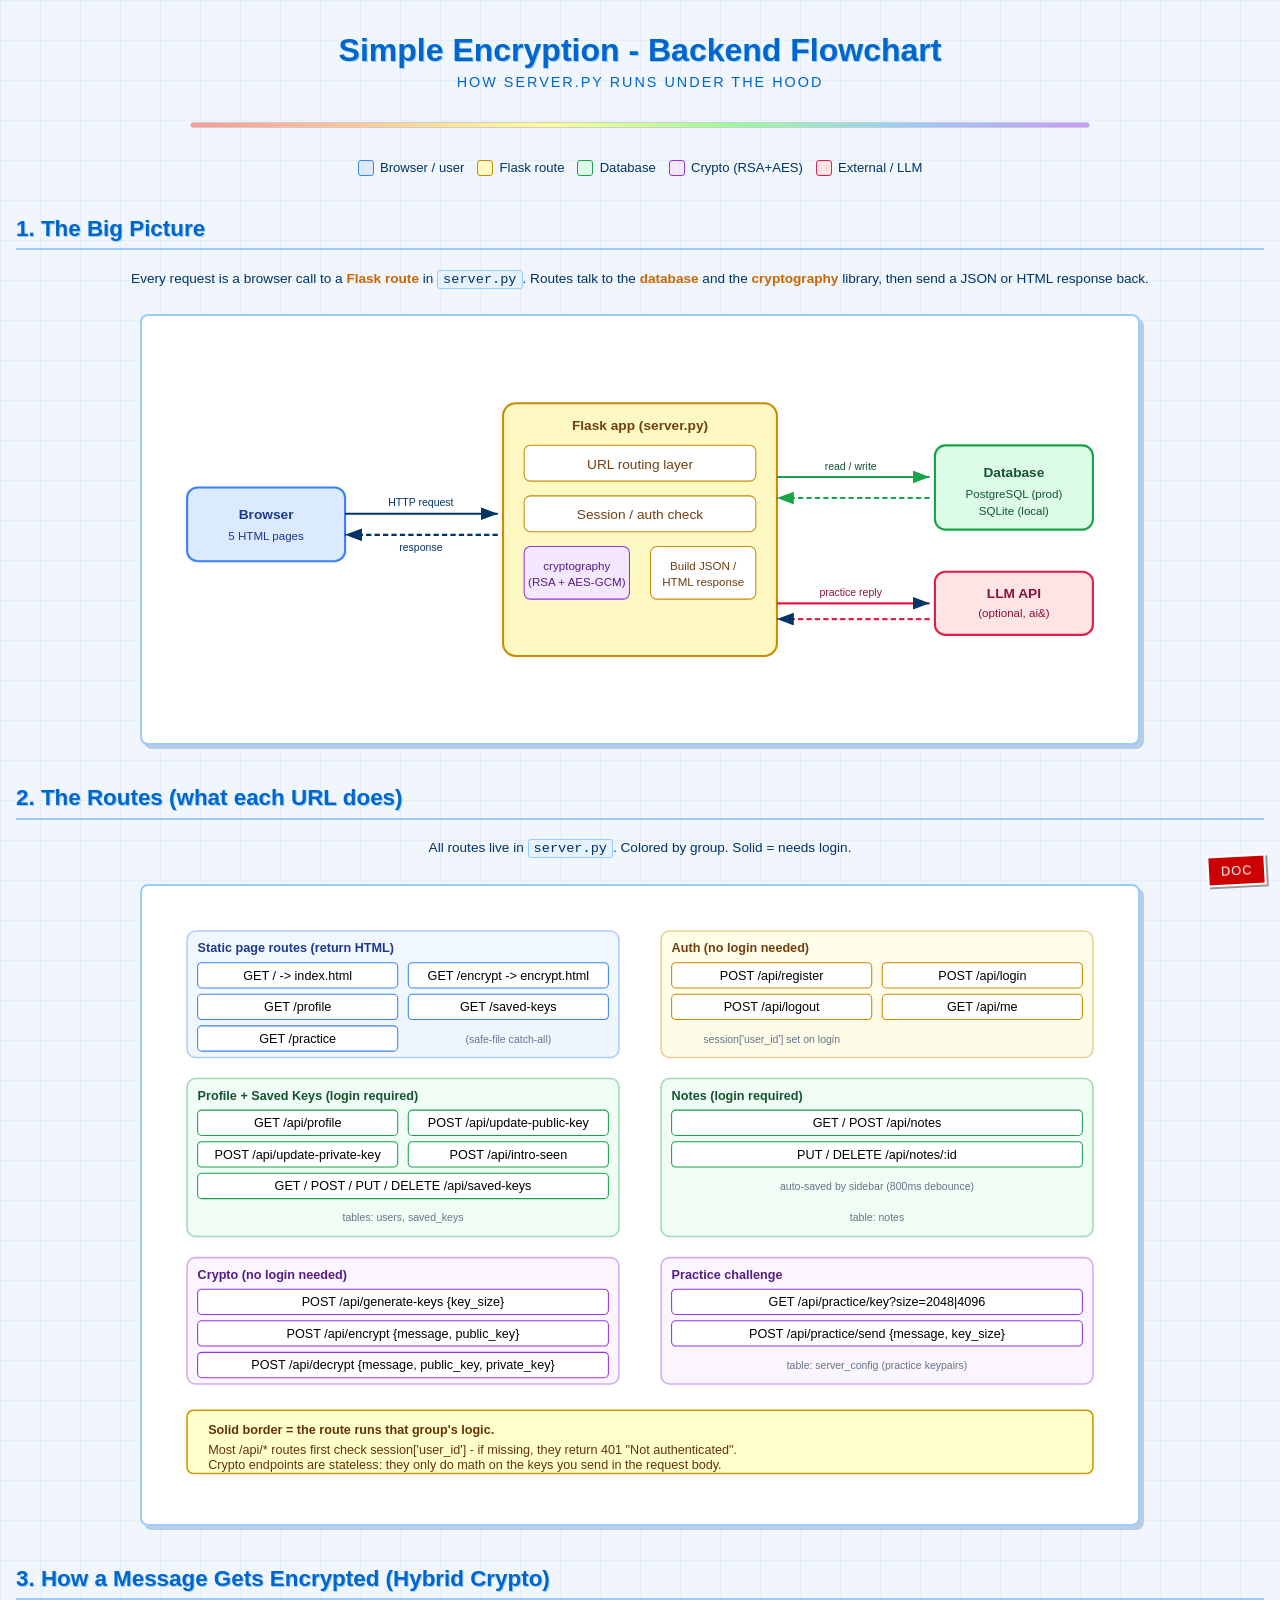
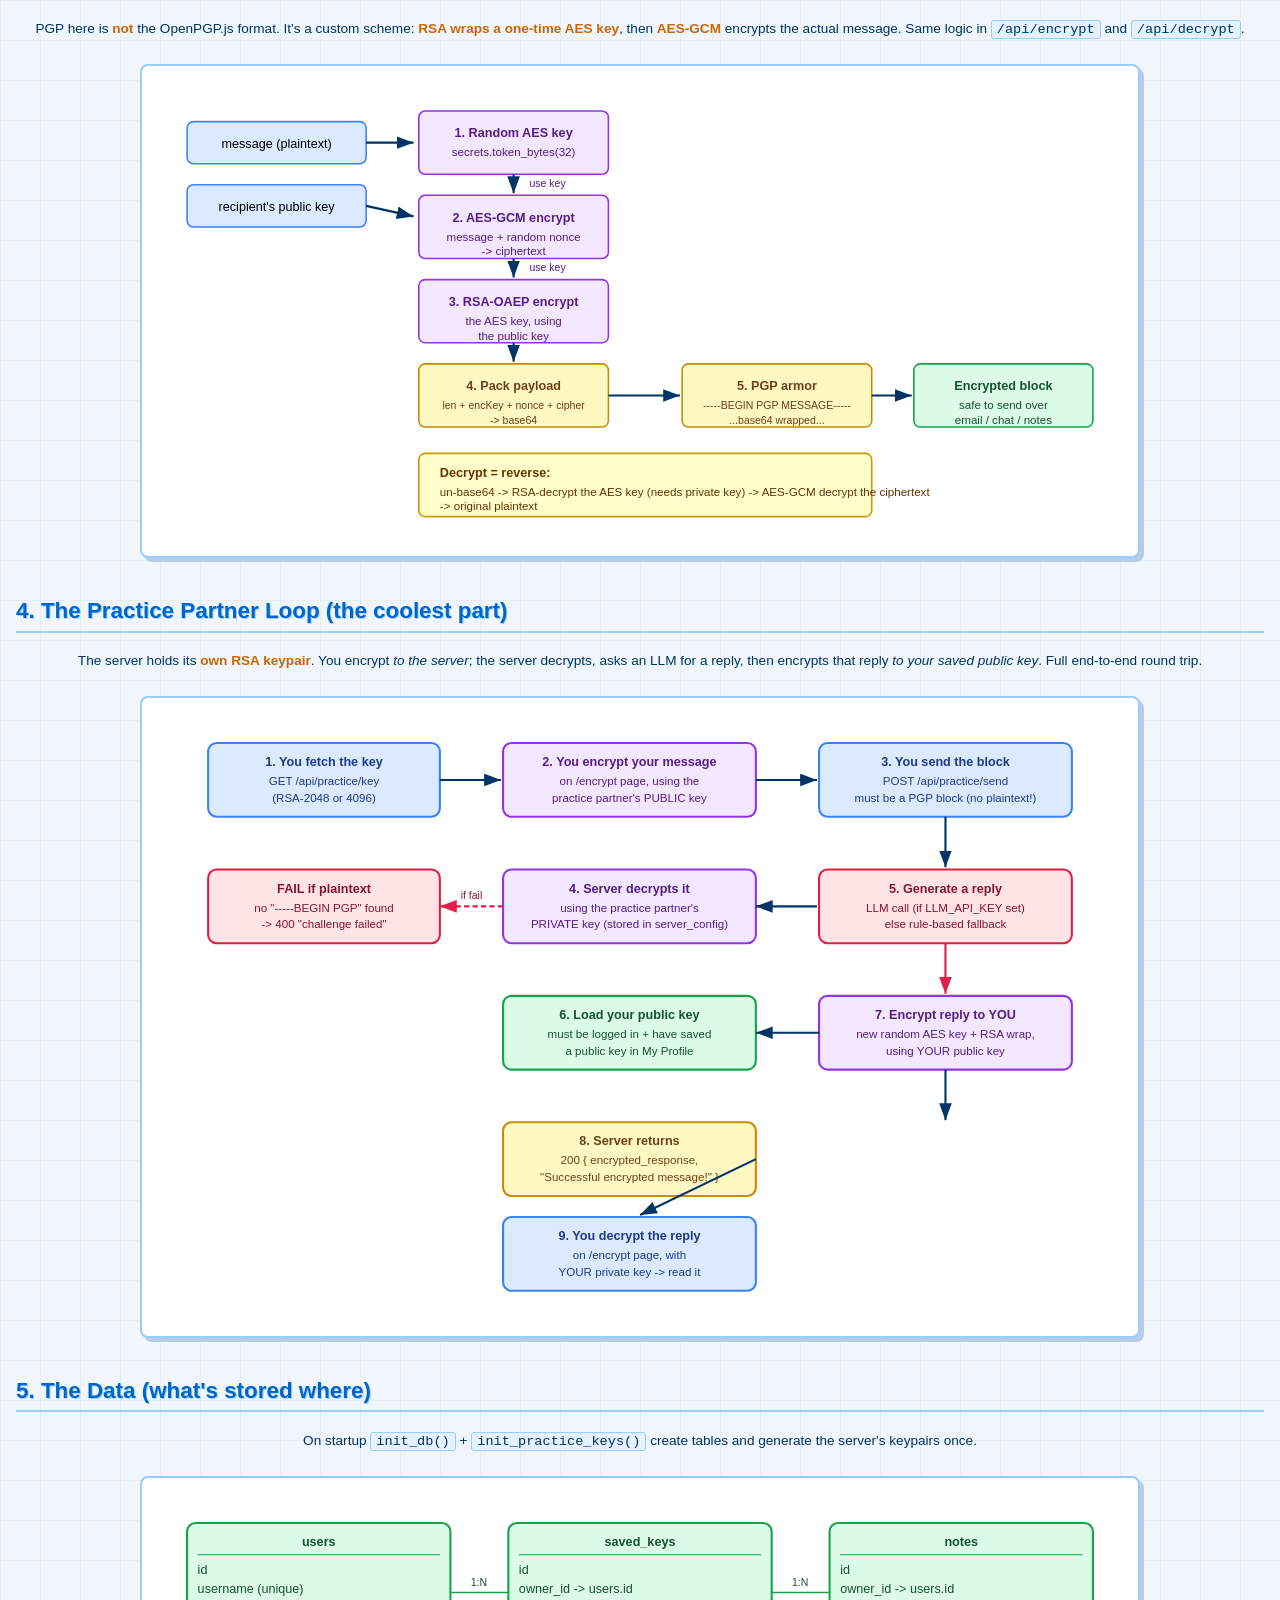
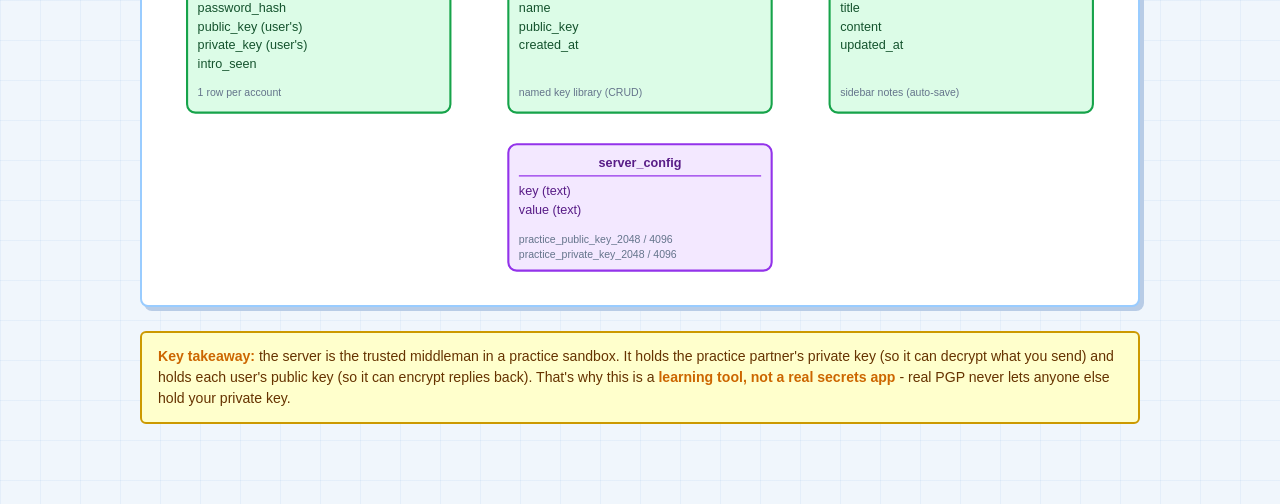
<file: backend-flowchart.html>
<!DOCTYPE html>
<html lang="en">
<head>
<meta charset="UTF-8">
<meta name="viewport" content="width=device-width, initial-scale=1.0">
<title>Simple Encryption - Backend Flowchart</title>
<style>
    * { box-sizing: border-box; }
    body {
        font-family: 'Verdana', 'Tahoma', 'Arial', sans-serif;
        background: #f0f6fc;
        color: #003366;
        margin: 0;
        padding: 2rem 1rem 4rem;
        background-image:
            linear-gradient(rgba(0,102,204,0.05) 1px, transparent 1px),
            linear-gradient(90deg, rgba(0,102,204,0.05) 1px, transparent 1px);
        background-size: 40px 40px;
    }
    h1, h2, h3 {
        font-family: 'Arial Black', 'Arial', 'Verdana', sans-serif;
        color: #0066cc;
        text-shadow: 1px 1px 0 #99ccff;
    }
    h1 { font-size: 2rem; text-align: center; margin: 0 0 0.3rem; }
    h2 { font-size: 1.4rem; margin-top: 2.5rem; border-bottom: 2px solid #99ccff; padding-bottom: 0.4rem; }
    h3 { font-size: 1.05rem; margin: 0 0 0.5rem; }
    .subtitle { text-align: center; color: #0066cc; letter-spacing: 2px; text-transform: uppercase; font-size: 0.9rem; margin-bottom: 2rem; }
    .rainbow-divider {
        height: 6px;
        background: linear-gradient(90deg, #ff9999, #ffcc99, #ffff99, #99ff99, #99ccff, #cc99ff);
        border: 1px solid #cccccc;
        border-radius: 3px;
        margin: 1rem auto 2rem;
        max-width: 900px;
    }
    .diagram-wrap {
        background: #ffffff;
        border: 2px solid #99ccff;
        border-radius: 8px;
        box-shadow: 4px 4px 0 #b8cce6;
        padding: 1.5rem;
        margin: 1.5rem auto;
        max-width: 1000px;
        overflow-x: auto;
    }
    svg { display: block; margin: 0 auto; max-width: 100%; height: auto; }
    .legend {
        display: flex;
        flex-wrap: wrap;
        gap: 0.8rem;
        justify-content: center;
        margin: 1rem auto 0;
        max-width: 1000px;
        font-size: 0.82rem;
    }
    .legend-item { display: flex; align-items: center; gap: 0.4rem; }
    .legend-swatch { width: 16px; height: 16px; border: 1px solid #666; border-radius: 3px; }
    .note {
        background: #ffffcc;
        color: #663300;
        border: 2px solid #cc9900;
        border-radius: 6px;
        padding: 0.8rem 1rem;
        margin: 1rem auto;
        max-width: 1000px;
        font-size: 0.88rem;
        line-height: 1.5;
    }
    .note strong { color: #cc6600; }
    .caption {
        text-align: center;
        font-size: 0.85rem;
        color: #003366;
        margin-top: 0.6rem;
        line-height: 1.5;
    }
    .caption strong { color: #cc6600; }
    .file-ref {
        font-family: 'Courier New', monospace;
        background: #e6f2ff;
        border: 1px solid #99ccff;
        border-radius: 3px;
        padding: 1px 5px;
        font-size: 0.85rem;
    }
    .version-badge {
        position: fixed;
        bottom: 14px;
        right: 14px;
        background: #cc0000;
        color: #ffffff;
        border: 2px solid #ffffff;
        box-shadow: 2px 2px 0 #999999;
        font-family: 'Arial Black', sans-serif;
        text-transform: uppercase;
        letter-spacing: 1px;
        transform: rotate(-3deg);
        font-size: 0.8rem;
        padding: 6px 12px;
    }
    @media (max-width: 720px) {
        body { padding: 1rem 0.5rem 4rem; }
        h1 { font-size: 1.5rem; }
    }
</style>
</head>
<body>

<h1>Simple Encryption - Backend Flowchart</h1>
<div class="subtitle">How server.py runs under the hood</div>
<div class="rainbow-divider"></div>

<div class="legend">
    <div class="legend-item"><div class="legend-swatch" style="background:#dbeafe;border-color:#3b82f6"></div>Browser / user</div>
    <div class="legend-item"><div class="legend-swatch" style="background:#fef9c3;border-color:#ca8a04"></div>Flask route</div>
    <div class="legend-item"><div class="legend-swatch" style="background:#dcfce7;border-color:#16a34a"></div>Database</div>
    <div class="legend-item"><div class="legend-swatch" style="background:#f3e8ff;border-color:#9333ea"></div>Crypto (RSA+AES)</div>
    <div class="legend-item"><div class="legend-swatch" style="background:#ffe4e6;border-color:#e11d48"></div>External / LLM</div>
</div>

<!-- ============ DIAGRAM 1: BIG PICTURE ============ -->
<h2>1. The Big Picture</h2>
<p class="caption">
    Every request is a browser call to a <strong>Flask route</strong> in <span class="file-ref">server.py</span>.
    Routes talk to the <strong>database</strong> and the <strong>cryptography</strong> library, then send a JSON or HTML response back.
</p>
<div class="diagram-wrap">
<svg viewBox="0 0 900 360" xmlns="http://www.w3.org/2000/svg" font-family="Verdana, sans-serif" font-size="13">
    <defs>
        <marker id="arr" markerWidth="10" markerHeight="10" refX="8" refY="3" orient="auto" markerUnits="strokeWidth">
            <path d="M0,0 L8,3 L0,6 Z" fill="#003366"/>
        </marker>
        <marker id="arrb" markerWidth="10" markerHeight="10" refX="8" refY="3" orient="auto" markerUnits="strokeWidth">
            <path d="M0,0 L8,3 L0,6 Z" fill="#16a34a"/>
        </marker>
    </defs>

    <!-- Browser -->
    <rect x="20" y="140" width="150" height="70" rx="10" fill="#dbeafe" stroke="#3b82f6" stroke-width="2"/>
    <text x="95" y="170" text-anchor="middle" font-weight="bold" fill="#1e3a8a">Browser</text>
    <text x="95" y="190" text-anchor="middle" font-size="11" fill="#1e3a8a">5 HTML pages</text>

    <!-- Flask server -->
    <rect x="320" y="60" width="260" height="240" rx="12" fill="#fef9c3" stroke="#ca8a04" stroke-width="2"/>
    <text x="450" y="85" text-anchor="middle" font-weight="bold" fill="#713f12">Flask app (server.py)</text>
    <rect x="340" y="100" width="220" height="34" rx="6" fill="#fff" stroke="#ca8a04"/>
    <text x="450" y="122" text-anchor="middle" fill="#713f12">URL routing layer</text>
    <rect x="340" y="148" width="220" height="34" rx="6" fill="#fff" stroke="#ca8a04"/>
    <text x="450" y="170" text-anchor="middle" fill="#713f12">Session / auth check</text>
    <rect x="340" y="196" width="100" height="50" rx="6" fill="#f3e8ff" stroke="#9333ea"/>
    <text x="390" y="218" text-anchor="middle" font-size="11" fill="#581c87">cryptography</text>
    <text x="390" y="234" text-anchor="middle" font-size="11" fill="#581c87">(RSA + AES-GCM)</text>
    <rect x="460" y="196" width="100" height="50" rx="6" fill="#fff" stroke="#ca8a04"/>
    <text x="510" y="218" text-anchor="middle" font-size="11" fill="#713f12">Build JSON /</text>
    <text x="510" y="234" text-anchor="middle" font-size="11" fill="#713f12">HTML response</text>

    <!-- Database -->
    <rect x="730" y="100" width="150" height="80" rx="10" fill="#dcfce7" stroke="#16a34a" stroke-width="2"/>
    <text x="805" y="130" text-anchor="middle" font-weight="bold" fill="#14532d">Database</text>
    <text x="805" y="150" text-anchor="middle" font-size="11" fill="#14532d">PostgreSQL (prod)</text>
    <text x="805" y="166" text-anchor="middle" font-size="11" fill="#14532d">SQLite (local)</text>

    <!-- LLM -->
    <rect x="730" y="220" width="150" height="60" rx="10" fill="#ffe4e6" stroke="#e11d48" stroke-width="2"/>
    <text x="805" y="245" text-anchor="middle" font-weight="bold" fill="#881337">LLM API</text>
    <text x="805" y="263" text-anchor="middle" font-size="11" fill="#881337">(optional, ai&amp;)</text>

    <!-- Arrows: browser <-> flask -->
    <line x1="170" y1="165" x2="315" y2="165" stroke="#003366" stroke-width="2" marker-end="url(#arr)"/>
    <text x="242" y="158" text-anchor="middle" font-size="10" fill="#003366">HTTP request</text>
    <line x1="315" y1="185" x2="170" y2="185" stroke="#003366" stroke-width="2" marker-end="url(#arr)" stroke-dasharray="5,3"/>
    <text x="242" y="200" text-anchor="middle" font-size="10" fill="#003366">response</text>

    <!-- Flask <-> DB -->
    <line x1="580" y1="130" x2="725" y2="130" stroke="#16a34a" stroke-width="2" marker-end="url(#arrb)"/>
    <line x1="725" y1="150" x2="580" y2="150" stroke="#16a34a" stroke-width="2" marker-end="url(#arrb)" stroke-dasharray="5,3"/>
    <text x="650" y="123" text-anchor="middle" font-size="10" fill="#14532d">read / write</text>

    <!-- Flask <-> LLM -->
    <line x1="580" y1="250" x2="725" y2="250" stroke="#e11d48" stroke-width="2" marker-end="url(#arr)"/>
    <line x1="725" y1="265" x2="580" y2="265" stroke="#e11d48" stroke-width="2" marker-end="url(#arr)" stroke-dasharray="5,3"/>
    <text x="650" y="243" text-anchor="middle" font-size="10" fill="#881337">practice reply</text>
</svg>
</div>

<!-- ============ DIAGRAM 2: ROUTE MAP ============ -->
<h2>2. The Routes (what each URL does)</h2>
<p class="caption">All routes live in <span class="file-ref">server.py</span>. Colored by group. Solid = needs login.</p>
<div class="diagram-wrap">
<svg viewBox="0 0 900 560" xmlns="http://www.w3.org/2000/svg" font-family="Verdana, sans-serif" font-size="12">
    <defs>
        <marker id="arr2" markerWidth="10" markerHeight="10" refX="8" refY="3" orient="auto" markerUnits="strokeWidth">
            <path d="M0,0 L8,3 L0,6 Z" fill="#003366"/>
        </marker>
    </defs>

    <!-- Static pages group -->
    <rect x="20" y="20" width="410" height="120" rx="8" fill="#dbeafe" stroke="#3b82f6" stroke-width="1.5" opacity="0.4"/>
    <text x="30" y="40" font-weight="bold" fill="#1e3a8a">Static page routes (return HTML)</text>
    <rect x="30" y="50" width="190" height="24" rx="4" fill="#fff" stroke="#3b82f6"/>
    <text x="125" y="66" text-anchor="middle">GET /  ->  index.html</text>
    <rect x="230" y="50" width="190" height="24" rx="4" fill="#fff" stroke="#3b82f6"/>
    <text x="325" y="66" text-anchor="middle">GET /encrypt  ->  encrypt.html</text>
    <rect x="30" y="80" width="190" height="24" rx="4" fill="#fff" stroke="#3b82f6"/>
    <text x="125" y="96" text-anchor="middle">GET /profile</text>
    <rect x="230" y="80" width="190" height="24" rx="4" fill="#fff" stroke="#3b82f6"/>
    <text x="325" y="96" text-anchor="middle">GET /saved-keys</text>
    <rect x="30" y="110" width="190" height="24" rx="4" fill="#fff" stroke="#3b82f6"/>
    <text x="125" y="126" text-anchor="middle">GET /practice</text>
    <text x="325" y="126" text-anchor="middle" font-size="10" fill="#64748b">(safe-file catch-all)</text>

    <!-- Auth group -->
    <rect x="470" y="20" width="410" height="120" rx="8" fill="#fef9c3" stroke="#ca8a04" stroke-width="1.5" opacity="0.4"/>
    <text x="480" y="40" font-weight="bold" fill="#713f12">Auth (no login needed)</text>
    <rect x="480" y="50" width="190" height="24" rx="4" fill="#fff" stroke="#ca8a04"/>
    <text x="575" y="66" text-anchor="middle">POST /api/register</text>
    <rect x="680" y="50" width="190" height="24" rx="4" fill="#fff" stroke="#ca8a04"/>
    <text x="775" y="66" text-anchor="middle">POST /api/login</text>
    <rect x="480" y="80" width="190" height="24" rx="4" fill="#fff" stroke="#ca8a04"/>
    <text x="575" y="96" text-anchor="middle">POST /api/logout</text>
    <rect x="680" y="80" width="190" height="24" rx="4" fill="#fff" stroke="#ca8a04"/>
    <text x="775" y="96" text-anchor="middle">GET /api/me</text>
    <text x="575" y="126" text-anchor="middle" font-size="10" fill="#64748b">session['user_id'] set on login</text>

    <!-- Profile + keys -->
    <rect x="20" y="160" width="410" height="150" rx="8" fill="#dcfce7" stroke="#16a34a" stroke-width="1.5" opacity="0.4"/>
    <text x="30" y="180" font-weight="bold" fill="#14532d">Profile + Saved Keys (login required)</text>
    <rect x="30" y="190" width="190" height="24" rx="4" fill="#fff" stroke="#16a34a"/>
    <text x="125" y="206" text-anchor="middle">GET /api/profile</text>
    <rect x="230" y="190" width="190" height="24" rx="4" fill="#fff" stroke="#16a34a"/>
    <text x="325" y="206" text-anchor="middle">POST /api/update-public-key</text>
    <rect x="30" y="220" width="190" height="24" rx="4" fill="#fff" stroke="#16a34a"/>
    <text x="125" y="236" text-anchor="middle">POST /api/update-private-key</text>
    <rect x="230" y="220" width="190" height="24" rx="4" fill="#fff" stroke="#16a34a"/>
    <text x="325" y="236" text-anchor="middle">POST /api/intro-seen</text>
    <rect x="30" y="250" width="390" height="24" rx="4" fill="#fff" stroke="#16a34a"/>
    <text x="225" y="266" text-anchor="middle">GET / POST / PUT / DELETE  /api/saved-keys</text>
    <text x="225" y="295" text-anchor="middle" font-size="10" fill="#64748b">tables: users, saved_keys</text>

    <!-- Notes -->
    <rect x="470" y="160" width="410" height="150" rx="8" fill="#dcfce7" stroke="#16a34a" stroke-width="1.5" opacity="0.4"/>
    <text x="480" y="180" font-weight="bold" fill="#14532d">Notes (login required)</text>
    <rect x="480" y="190" width="390" height="24" rx="4" fill="#fff" stroke="#16a34a"/>
    <text x="675" y="206" text-anchor="middle">GET / POST  /api/notes</text>
    <rect x="480" y="220" width="390" height="24" rx="4" fill="#fff" stroke="#16a34a"/>
    <text x="675" y="236" text-anchor="middle">PUT / DELETE  /api/notes/:id</text>
    <text x="675" y="266" text-anchor="middle" font-size="10" fill="#64748b">auto-saved by sidebar (800ms debounce)</text>
    <text x="675" y="295" text-anchor="middle" font-size="10" fill="#64748b">table: notes</text>

    <!-- Crypto -->
    <rect x="20" y="330" width="410" height="120" rx="8" fill="#f3e8ff" stroke="#9333ea" stroke-width="1.5" opacity="0.4"/>
    <text x="30" y="350" font-weight="bold" fill="#581c87">Crypto (no login needed)</text>
    <rect x="30" y="360" width="390" height="24" rx="4" fill="#fff" stroke="#9333ea"/>
    <text x="225" y="376" text-anchor="middle">POST /api/generate-keys  {key_size}</text>
    <rect x="30" y="390" width="390" height="24" rx="4" fill="#fff" stroke="#9333ea"/>
    <text x="225" y="406" text-anchor="middle">POST /api/encrypt  {message, public_key}</text>
    <rect x="30" y="420" width="390" height="24" rx="4" fill="#fff" stroke="#9333ea"/>
    <text x="225" y="436" text-anchor="middle">POST /api/decrypt  {message, public_key, private_key}</text>

    <!-- Practice -->
    <rect x="470" y="330" width="410" height="120" rx="8" fill="#f3e8ff" stroke="#9333ea" stroke-width="1.5" opacity="0.4"/>
    <text x="480" y="350" font-weight="bold" fill="#581c87">Practice challenge</text>
    <rect x="480" y="360" width="390" height="24" rx="4" fill="#fff" stroke="#9333ea"/>
    <text x="675" y="376" text-anchor="middle">GET /api/practice/key?size=2048|4096</text>
    <rect x="480" y="390" width="390" height="24" rx="4" fill="#fff" stroke="#9333ea"/>
    <text x="675" y="406" text-anchor="middle">POST /api/practice/send  {message, key_size}</text>
    <text x="675" y="436" text-anchor="middle" font-size="10" fill="#64748b">table: server_config (practice keypairs)</text>

    <!-- legend note -->
    <rect x="20" y="475" width="860" height="60" rx="6" fill="#ffffcc" stroke="#cc9900" stroke-width="1.5"/>
    <text x="40" y="497" font-weight="bold" fill="#663300">Solid border = the route runs that group's logic.</text>
    <text x="40" y="516" fill="#663300">Most /api/* routes first check session['user_id'] - if missing, they return 401 "Not authenticated".</text>
    <text x="40" y="531" fill="#663300">Crypto endpoints are stateless: they only do math on the keys you send in the request body.</text>
</svg>
</div>

<!-- ============ DIAGRAM 3: HYBRID ENCRYPTION ============ -->
<h2>3. How a Message Gets Encrypted (Hybrid Crypto)</h2>
<p class="caption">
    PGP here is <strong>not</strong> the OpenPGP.js format. It's a custom scheme: <strong>RSA wraps a one-time AES key</strong>,
    then <strong>AES-GCM</strong> encrypts the actual message. Same logic in <span class="file-ref">/api/encrypt</span> and <span class="file-ref">/api/decrypt</span>.
</p>
<div class="diagram-wrap">
<svg viewBox="0 0 900 420" xmlns="http://www.w3.org/2000/svg" font-family="Verdana, sans-serif" font-size="12">
    <defs>
        <marker id="arr3" markerWidth="10" markerHeight="10" refX="8" refY="3" orient="auto" markerUnits="strokeWidth">
            <path d="M0,0 L8,3 L0,6 Z" fill="#003366"/>
        </marker>
    </defs>

    <!-- Inputs -->
    <rect x="20" y="30" width="170" height="40" rx="6" fill="#dbeafe" stroke="#3b82f6" stroke-width="1.5"/>
    <text x="105" y="55" text-anchor="middle">message (plaintext)</text>
    <rect x="20" y="90" width="170" height="40" rx="6" fill="#dbeafe" stroke="#3b82f6" stroke-width="1.5"/>
    <text x="105" y="115" text-anchor="middle">recipient's public key</text>

    <!-- Step 1: random AES key -->
    <rect x="240" y="20" width="180" height="60" rx="6" fill="#f3e8ff" stroke="#9333ea" stroke-width="1.5"/>
    <text x="330" y="45" text-anchor="middle" font-weight="bold" fill="#581c87">1. Random AES key</text>
    <text x="330" y="63" text-anchor="middle" font-size="11" fill="#581c87">secrets.token_bytes(32)</text>

    <!-- Step 2: AES-GCM encrypt message -->
    <rect x="240" y="100" width="180" height="60" rx="6" fill="#f3e8ff" stroke="#9333ea" stroke-width="1.5"/>
    <text x="330" y="125" text-anchor="middle" font-weight="bold" fill="#581c87">2. AES-GCM encrypt</text>
    <text x="330" y="143" text-anchor="middle" font-size="11" fill="#581c87">message + random nonce</text>
    <text x="330" y="157" text-anchor="middle" font-size="11" fill="#581c87">-> ciphertext</text>

    <!-- Step 3: RSA encrypt AES key -->
    <rect x="240" y="180" width="180" height="60" rx="6" fill="#f3e8ff" stroke="#9333ea" stroke-width="1.5"/>
    <text x="330" y="205" text-anchor="middle" font-weight="bold" fill="#581c87">3. RSA-OAEP encrypt</text>
    <text x="330" y="223" text-anchor="middle" font-size="11" fill="#581c87">the AES key, using</text>
    <text x="330" y="237" text-anchor="middle" font-size="11" fill="#581c87">the public key</text>

    <!-- Step 4: pack payload -->
    <rect x="240" y="260" width="180" height="60" rx="6" fill="#fef9c3" stroke="#ca8a04" stroke-width="1.5"/>
    <text x="330" y="285" text-anchor="middle" font-weight="bold" fill="#713f12">4. Pack payload</text>
    <text x="330" y="303" text-anchor="middle" font-size="10" fill="#713f12">len + encKey + nonce + cipher</text>
    <text x="330" y="317" text-anchor="middle" font-size="10" fill="#713f12">-> base64</text>

    <!-- Step 5: PGP block -->
    <rect x="490" y="260" width="180" height="60" rx="6" fill="#fef9c3" stroke="#ca8a04" stroke-width="1.5"/>
    <text x="580" y="285" text-anchor="middle" font-weight="bold" fill="#713f12">5. PGP armor</text>
    <text x="580" y="303" text-anchor="middle" font-size="10" fill="#713f12">-----BEGIN PGP MESSAGE-----</text>
    <text x="580" y="317" text-anchor="middle" font-size="10" fill="#713f12">...base64 wrapped...</text>

    <!-- Output -->
    <rect x="710" y="260" width="170" height="60" rx="6" fill="#dcfce7" stroke="#16a34a" stroke-width="1.5"/>
    <text x="795" y="285" text-anchor="middle" font-weight="bold" fill="#14532d">Encrypted block</text>
    <text x="795" y="303" text-anchor="middle" font-size="11" fill="#14532d">safe to send over</text>
    <text x="795" y="317" text-anchor="middle" font-size="11" fill="#14532d">email / chat / notes</text>

    <!-- arrows -->
    <line x1="190" y1="50" x2="235" y2="50" stroke="#003366" stroke-width="2" marker-end="url(#arr3)"/>
    <line x1="190" y1="110" x2="235" y2="120" stroke="#003366" stroke-width="2" marker-end="url(#arr3)"/>
    <line x1="330" y1="80" x2="330" y2="98" stroke="#003366" stroke-width="2" marker-end="url(#arr3)"/>
    <text x="345" y="92" font-size="10" fill="#581c87">use key</text>
    <line x1="330" y1="160" x2="330" y2="178" stroke="#003366" stroke-width="2" marker-end="url(#arr3)"/>
    <text x="345" y="172" font-size="10" fill="#581c87">use key</text>
    <line x1="330" y1="240" x2="330" y2="258" stroke="#003366" stroke-width="2" marker-end="url(#arr3)"/>
    <line x1="420" y1="290" x2="488" y2="290" stroke="#003366" stroke-width="2" marker-end="url(#arr3)"/>
    <line x1="670" y1="290" x2="708" y2="290" stroke="#003366" stroke-width="2" marker-end="url(#arr3)"/>

    <!-- Decrypt note -->
    <rect x="240" y="345" width="430" height="60" rx="6" fill="#ffffcc" stroke="#cc9900" stroke-width="1.5"/>
    <text x="260" y="367" font-weight="bold" fill="#663300">Decrypt = reverse:</text>
    <text x="260" y="385" font-size="11" fill="#663300">un-base64 -> RSA-decrypt the AES key (needs private key) -> AES-GCM decrypt the ciphertext</text>
    <text x="260" y="399" font-size="11" fill="#663300">-> original plaintext</text>
</svg>
</div>

<!-- ============ DIAGRAM 4: PRACTICE LOOP ============ -->
<h2>4. The Practice Partner Loop (the coolest part)</h2>
<p class="caption">
    The server holds its <strong>own RSA keypair</strong>. You encrypt <em>to the server</em>; the server decrypts, asks an LLM for a
    reply, then encrypts that reply <em>to your saved public key</em>. Full end-to-end round trip.
</p>
<div class="diagram-wrap">
<svg viewBox="0 0 900 560" xmlns="http://www.w3.org/2000/svg" font-family="Verdana, sans-serif" font-size="12">
    <defs>
        <marker id="arr4" markerWidth="10" markerHeight="10" refX="8" refY="3" orient="auto" markerUnits="strokeWidth">
            <path d="M0,0 L8,3 L0,6 Z" fill="#003366"/>
        </marker>
        <marker id="arr4r" markerWidth="10" markerHeight="10" refX="8" refY="3" orient="auto" markerUnits="strokeWidth">
            <path d="M0,0 L8,3 L0,6 Z" fill="#e11d48"/>
        </marker>
    </defs>

    <!-- step 1 -->
    <rect x="40" y="20" width="220" height="70" rx="8" fill="#dbeafe" stroke="#3b82f6" stroke-width="2"/>
    <text x="150" y="42" text-anchor="middle" font-weight="bold" fill="#1e3a8a">1. You fetch the key</text>
    <text x="150" y="60" text-anchor="middle" font-size="11" fill="#1e3a8a">GET /api/practice/key</text>
    <text x="150" y="76" text-anchor="middle" font-size="11" fill="#1e3a8a">(RSA-2048 or 4096)</text>

    <!-- step 2 -->
    <rect x="320" y="20" width="240" height="70" rx="8" fill="#f3e8ff" stroke="#9333ea" stroke-width="2"/>
    <text x="440" y="42" text-anchor="middle" font-weight="bold" fill="#581c87">2. You encrypt your message</text>
    <text x="440" y="60" text-anchor="middle" font-size="11" fill="#581c87">on /encrypt page, using the</text>
    <text x="440" y="76" text-anchor="middle" font-size="11" fill="#581c87">practice partner's PUBLIC key</text>

    <!-- step 3 -->
    <rect x="620" y="20" width="240" height="70" rx="8" fill="#dbeafe" stroke="#3b82f6" stroke-width="2"/>
    <text x="740" y="42" text-anchor="middle" font-weight="bold" fill="#1e3a8a">3. You send the block</text>
    <text x="740" y="60" text-anchor="middle" font-size="11" fill="#1e3a8a">POST /api/practice/send</text>
    <text x="740" y="76" text-anchor="middle" font-size="11" fill="#1e3a8a">must be a PGP block (no plaintext!)</text>

    <!-- server decrypt box -->
    <rect x="320" y="140" width="240" height="70" rx="8" fill="#f3e8ff" stroke="#9333ea" stroke-width="2"/>
    <text x="440" y="162" text-anchor="middle" font-weight="bold" fill="#581c87">4. Server decrypts it</text>
    <text x="440" y="180" text-anchor="middle" font-size="11" fill="#581c87">using the practice partner's</text>
    <text x="440" y="196" text-anchor="middle" font-size="11" fill="#581c87">PRIVATE key (stored in server_config)</text>

    <!-- plaintext fail branch -->
    <rect x="40" y="140" width="220" height="70" rx="8" fill="#ffe4e6" stroke="#e11d48" stroke-width="2"/>
    <text x="150" y="162" text-anchor="middle" font-weight="bold" fill="#881337">FAIL if plaintext</text>
    <text x="150" y="180" text-anchor="middle" font-size="11" fill="#881337">no "-----BEGIN PGP" found</text>
    <text x="150" y="196" text-anchor="middle" font-size="11" fill="#881337">-> 400 "challenge failed"</text>

    <!-- step 5 LLM -->
    <rect x="620" y="140" width="240" height="70" rx="8" fill="#ffe4e6" stroke="#e11d48" stroke-width="2"/>
    <text x="740" y="162" text-anchor="middle" font-weight="bold" fill="#881337">5. Generate a reply</text>
    <text x="740" y="180" text-anchor="middle" font-size="11" fill="#881337">LLM call (if LLM_API_KEY set)</text>
    <text x="740" y="196" text-anchor="middle" font-size="11" fill="#881337">else rule-based fallback</text>

    <!-- step 6 need user key -->
    <rect x="320" y="260" width="240" height="70" rx="8" fill="#dcfce7" stroke="#16a34a" stroke-width="2"/>
    <text x="440" y="282" text-anchor="middle" font-weight="bold" fill="#14532d">6. Load your public key</text>
    <text x="440" y="300" text-anchor="middle" font-size="11" fill="#14532d">must be logged in + have saved</text>
    <text x="440" y="316" text-anchor="middle" font-size="11" fill="#14532d">a public key in My Profile</text>

    <!-- step 7 encrypt reply -->
    <rect x="620" y="260" width="240" height="70" rx="8" fill="#f3e8ff" stroke="#9333ea" stroke-width="2"/>
    <text x="740" y="282" text-anchor="middle" font-weight="bold" fill="#581c87">7. Encrypt reply to YOU</text>
    <text x="740" y="300" text-anchor="middle" font-size="11" fill="#581c87">new random AES key + RSA wrap,</text>
    <text x="740" y="316" text-anchor="middle" font-size="11" fill="#581c87">using YOUR public key</text>

    <!-- step 8 return -->
    <rect x="320" y="380" width="240" height="70" rx="8" fill="#fef9c3" stroke="#ca8a04" stroke-width="2"/>
    <text x="440" y="402" text-anchor="middle" font-weight="bold" fill="#713f12">8. Server returns</text>
    <text x="440" y="420" text-anchor="middle" font-size="11" fill="#713f12">200 { encrypted_response,</text>
    <text x="440" y="436" text-anchor="middle" font-size="11" fill="#713f12">       "Successful encrypted message!" }</text>

    <!-- step 9 you decrypt -->
    <rect x="320" y="470" width="240" height="70" rx="8" fill="#dbeafe" stroke="#3b82f6" stroke-width="2"/>
    <text x="440" y="492" text-anchor="middle" font-weight="bold" fill="#1e3a8a">9. You decrypt the reply</text>
    <text x="440" y="510" text-anchor="middle" font-size="11" fill="#1e3a8a">on /encrypt page, with</text>
    <text x="440" y="526" text-anchor="middle" font-size="11" fill="#1e3a8a">YOUR private key -> read it</text>

    <!-- arrows -->
    <line x1="260" y1="55" x2="318" y2="55" stroke="#003366" stroke-width="2" marker-end="url(#arr4)"/>
    <line x1="560" y1="55" x2="618" y2="55" stroke="#003366" stroke-width="2" marker-end="url(#arr4)"/>
    <line x1="740" y1="90" x2="740" y2="138" stroke="#003366" stroke-width="2" marker-end="url(#arr4)"/>
    <line x1="740" y1="210" x2="740" y2="258" stroke="#e11d48" stroke-width="2" marker-end="url(#arr4r)"/>
    <line x1="618" y1="175" x2="560" y2="175" stroke="#003366" stroke-width="2" marker-end="url(#arr4)"/>
    <line x1="620" y1="295" x2="560" y2="295" stroke="#003366" stroke-width="2" marker-end="url(#arr4)"/>
    <line x1="740" y1="330" x2="740" y2="378" stroke="#003366" stroke-width="2" marker-end="url(#arr4)"/>
    <line x1="560" y1="415" x2="450" y2="468" stroke="#003366" stroke-width="2" marker-end="url(#arr4)"/>
    <line x1="320" y1="175" x2="260" y2="175" stroke="#e11d48" stroke-width="2" marker-end="url(#arr4r)" stroke-dasharray="5,3"/>
    <text x="290" y="168" text-anchor="middle" font-size="10" fill="#881337">if fail</text>
</svg>
</div>

<!-- ============ DIAGRAM 5: DATA MODEL ============ -->
<h2>5. The Data (what's stored where)</h2>
<p class="caption">On startup <span class="file-ref">init_db()</span> + <span class="file-ref">init_practice_keys()</span> create tables and generate the server's keypairs once.</p>
<div class="diagram-wrap">
<svg viewBox="0 0 900 360" xmlns="http://www.w3.org/2000/svg" font-family="Verdana, sans-serif" font-size="12">
    <!-- users -->
    <rect x="20" y="20" width="250" height="180" rx="8" fill="#dcfce7" stroke="#16a34a" stroke-width="2"/>
    <text x="145" y="42" text-anchor="middle" font-weight="bold" fill="#14532d">users</text>
    <line x1="30" y1="50" x2="260" y2="50" stroke="#16a34a"/>
    <text x="30" y="68" fill="#14532d">id</text>
    <text x="30" y="86" fill="#14532d">username  (unique)</text>
    <text x="30" y="104" fill="#14532d">password_hash</text>
    <text x="30" y="122" fill="#14532d">public_key   (user's)</text>
    <text x="30" y="140" fill="#14532d">private_key  (user's)</text>
    <text x="30" y="158" fill="#14532d">intro_seen</text>
    <text x="30" y="184" font-size="10" fill="#64748b">1 row per account</text>

    <!-- saved_keys -->
    <rect x="325" y="20" width="250" height="180" rx="8" fill="#dcfce7" stroke="#16a34a" stroke-width="2"/>
    <text x="450" y="42" text-anchor="middle" font-weight="bold" fill="#14532d">saved_keys</text>
    <line x1="335" y1="50" x2="565" y2="50" stroke="#16a34a"/>
    <text x="335" y="68" fill="#14532d">id</text>
    <text x="335" y="86" fill="#14532d">owner_id  -> users.id</text>
    <text x="335" y="104" fill="#14532d">name</text>
    <text x="335" y="122" fill="#14532d">public_key</text>
    <text x="335" y="140" fill="#14532d">created_at</text>
    <text x="335" y="184" font-size="10" fill="#64748b">named key library (CRUD)</text>

    <!-- notes -->
    <rect x="630" y="20" width="250" height="180" rx="8" fill="#dcfce7" stroke="#16a34a" stroke-width="2"/>
    <text x="755" y="42" text-anchor="middle" font-weight="bold" fill="#14532d">notes</text>
    <line x1="640" y1="50" x2="870" y2="50" stroke="#16a34a"/>
    <text x="640" y="68" fill="#14532d">id</text>
    <text x="640" y="86" fill="#14532d">owner_id  -> users.id</text>
    <text x="640" y="104" fill="#14532d">title</text>
    <text x="640" y="122" fill="#14532d">content</text>
    <text x="640" y="140" fill="#14532d">updated_at</text>
    <text x="640" y="184" font-size="10" fill="#64748b">sidebar notes (auto-save)</text>

    <!-- server_config -->
    <rect x="325" y="230" width="250" height="120" rx="8" fill="#f3e8ff" stroke="#9333ea" stroke-width="2"/>
    <text x="450" y="252" text-anchor="middle" font-weight="bold" fill="#581c87">server_config</text>
    <line x1="335" y1="260" x2="565" y2="260" stroke="#9333ea"/>
    <text x="335" y="278" fill="#581c87">key   (text)</text>
    <text x="335" y="296" fill="#581c87">value (text)</text>
    <text x="335" y="324" font-size="10" fill="#64748b">practice_public_key_2048 / 4096</text>
    <text x="335" y="338" font-size="10" fill="#64748b">practice_private_key_2048 / 4096</text>

    <!-- relation lines -->
    <line x1="270" y1="86" x2="325" y2="86" stroke="#16a34a" stroke-width="1.5"/>
    <text x="297" y="80" text-anchor="middle" font-size="10" fill="#14532d">1:N</text>
    <line x1="575" y1="86" x2="630" y2="86" stroke="#16a34a" stroke-width="1.5"/>
    <text x="602" y="80" text-anchor="middle" font-size="10" fill="#14532d">1:N</text>
</svg>
</div>

<div class="note">
    <strong>Key takeaway:</strong> the server is the trusted middleman in a practice sandbox. It holds the practice partner's
    private key (so it can decrypt what you send) and holds each user's public key (so it can encrypt replies back).
    That's why this is a <strong>learning tool, not a real secrets app</strong> - real PGP never lets anyone else hold your private key.
</div>

<div class="version-badge">DOC</div>

</body>
</html>
</file>
